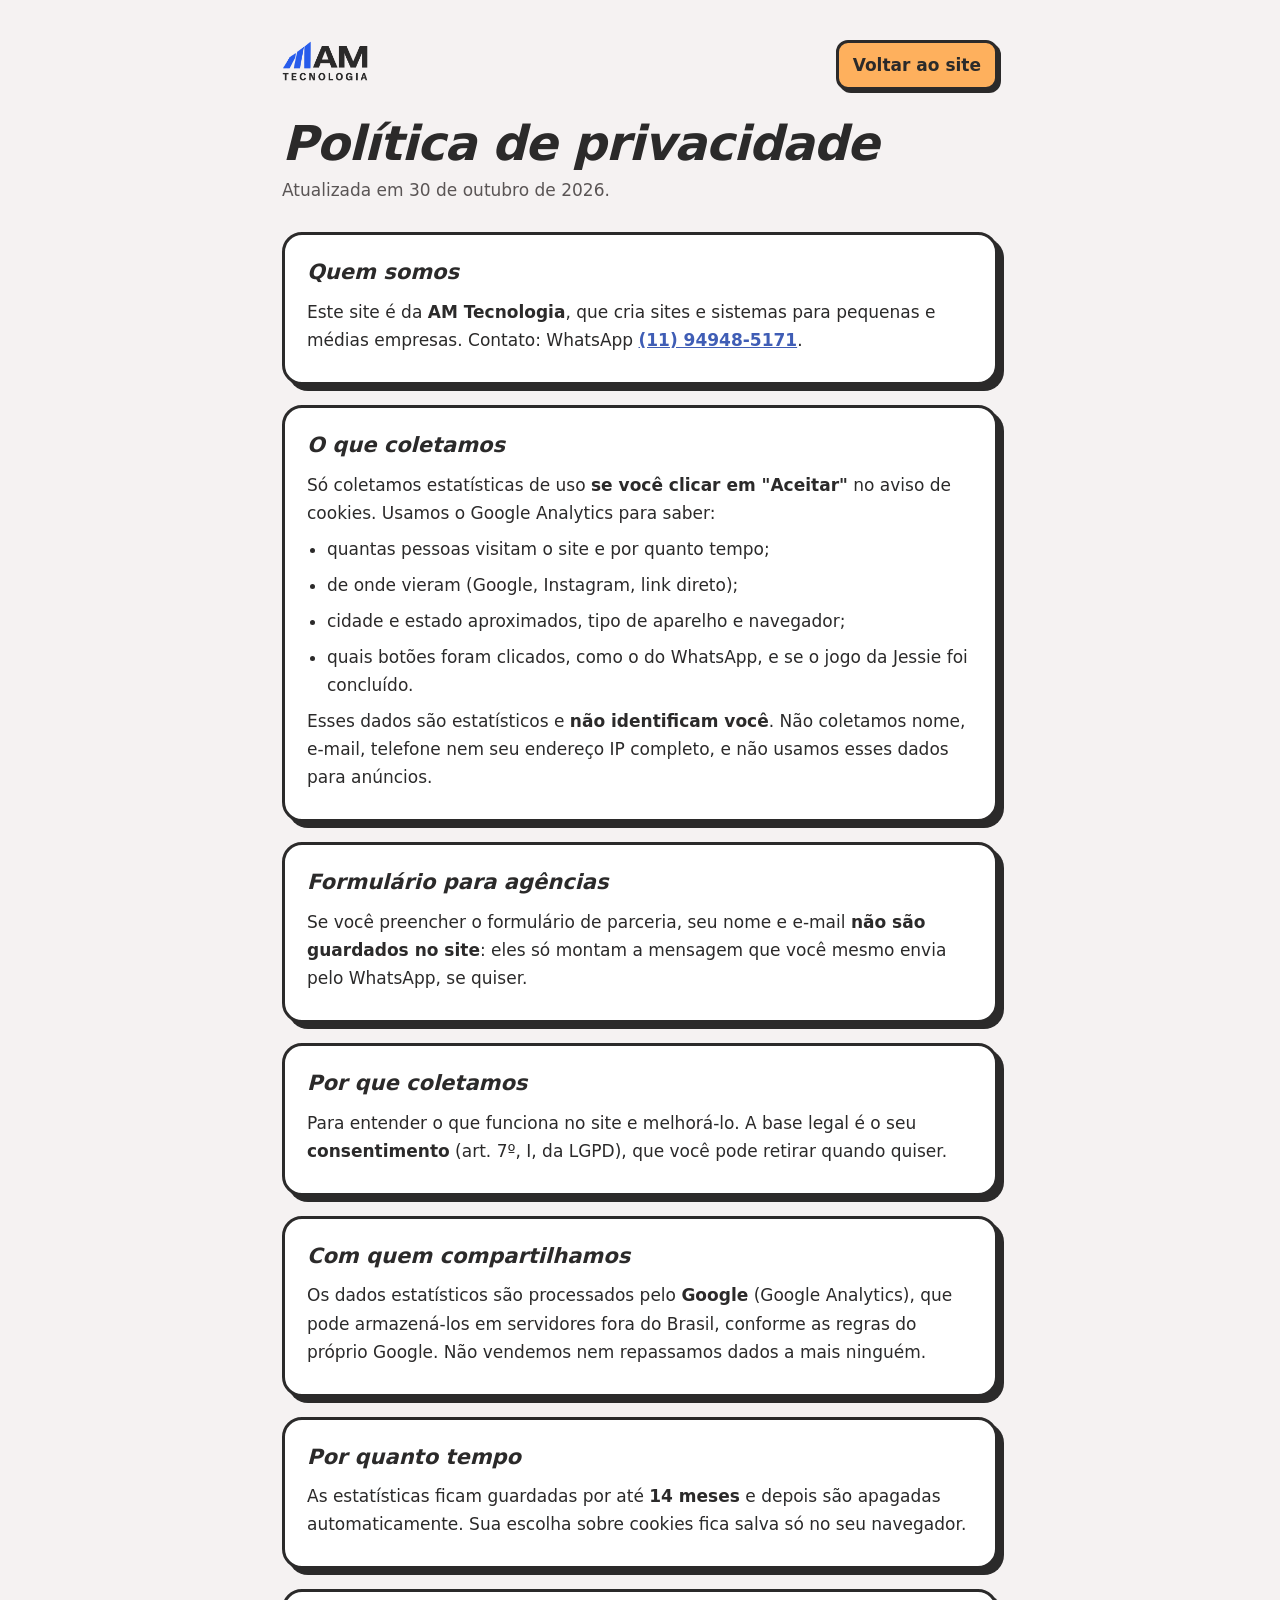
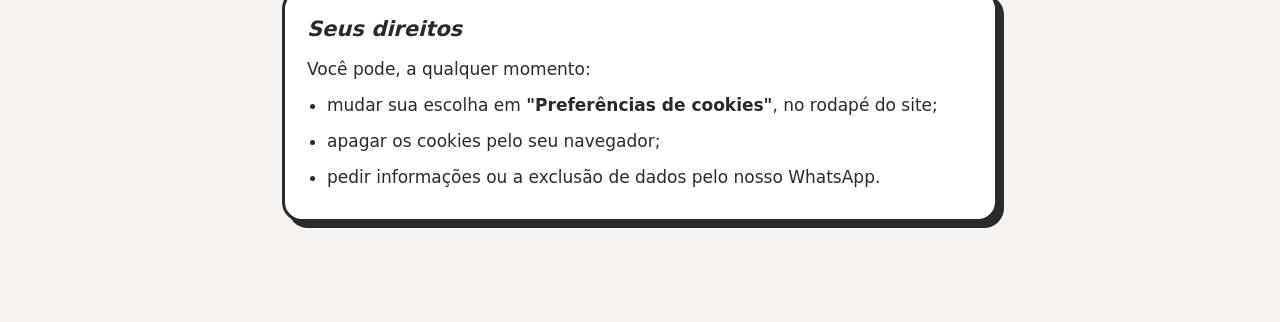
<file: privacidade.html>
<!DOCTYPE html>
<html lang="pt-BR">
<head>
<meta charset="utf-8">
<meta http-equiv="Content-Security-Policy" content="default-src 'self'; style-src 'self' 'unsafe-inline' https://fonts.googleapis.com; font-src https://fonts.gstatic.com; img-src 'self'; object-src 'none'; base-uri 'self'; form-action 'none'">
<meta name="referrer" content="strict-origin-when-cross-origin">
<meta name="viewport" content="width=device-width, initial-scale=1">
<link rel="canonical" href="https://amtecnologia-qptc.vercel.app/privacidade.html">
<title>Política de privacidade · AM Tecnologia</title>
<link rel="icon" type="image/png" href="assets/img/favicon.png">
<link href="https://fonts.googleapis.com/css2?family=Rubik:ital,wght@0,400;0,600;0,700;1,800;1,900&display=swap" rel="stylesheet">
<style>
*{box-sizing:border-box}
body{margin:0;background:#F5F2F2;color:#2B2A2A;font:400 17px/1.65 Rubik,system-ui,sans-serif}
main{max-width:760px;margin:0 auto;padding:40px 22px 80px}
.top{display:flex;justify-content:space-between;align-items:center;gap:16px;margin-bottom:28px}
.top img{height:40px}
.back{color:#2B2A2A;font-weight:700;text-decoration:none;border:3px solid #2B2A2A;border-radius:12px;padding:8px 14px;background:#FEB05D;box-shadow:3px 3px 0 #2B2A2A}
h1{font-style:italic;font-weight:900;font-size:clamp(32px,6vw,48px);line-height:1.05;letter-spacing:-.02em;margin:0 0 8px}
.upd{color:#5a5555;margin:0 0 28px}
section{background:#fff;border:3px solid #2B2A2A;border-radius:20px;box-shadow:6px 6px 0 #2B2A2A;padding:20px 22px;margin-bottom:20px}
h2{font-style:italic;font-weight:800;font-size:21px;margin:0 0 8px}
p,li{margin:0 0 8px}
ul{padding-left:20px;margin:0}
a{color:#3F5DB5;font-weight:600}
::selection{background:#FEB05D}
</style>
</head>
<body>
<main>
  <div class="top"><a href="index.html"><img src="assets/img/logo-escura.png" alt="AM Tecnologia"></a><a class="back" href="index.html">Voltar ao site</a></div>
  <h1>Política de privacidade</h1>
  <p class="upd">Atualizada em 30 de outubro de 2026.</p>

  <section>
    <h2>Quem somos</h2>
    <p>Este site é da <b>AM Tecnologia</b>, que cria sites e sistemas para pequenas e médias empresas. Contato: WhatsApp <a href="https://wa.me/5511949485171" rel="noopener noreferrer" target="_blank">(11) 94948-5171</a>.</p>
  </section>

  <section>
    <h2>O que coletamos</h2>
    <p>Só coletamos estatísticas de uso <b>se você clicar em "Aceitar"</b> no aviso de cookies. Usamos o Google Analytics para saber:</p>
    <ul>
      <li>quantas pessoas visitam o site e por quanto tempo;</li>
      <li>de onde vieram (Google, Instagram, link direto);</li>
      <li>cidade e estado aproximados, tipo de aparelho e navegador;</li>
      <li>quais botões foram clicados, como o do WhatsApp, e se o jogo da Jessie foi concluído.</li>
    </ul>
    <p>Esses dados são estatísticos e <b>não identificam você</b>. Não coletamos nome, e-mail, telefone nem seu endereço IP completo, e não usamos esses dados para anúncios.</p>
  </section>

  <section>
    <h2>Formulário para agências</h2>
    <p>Se você preencher o formulário de parceria, seu nome e e-mail <b>não são guardados no site</b>: eles só montam a mensagem que você mesmo envia pelo WhatsApp, se quiser.</p>
  </section>

  <section>
    <h2>Por que coletamos</h2>
    <p>Para entender o que funciona no site e melhorá-lo. A base legal é o seu <b>consentimento</b> (art. 7º, I, da LGPD), que você pode retirar quando quiser.</p>
  </section>

  <section>
    <h2>Com quem compartilhamos</h2>
    <p>Os dados estatísticos são processados pelo <b>Google</b> (Google Analytics), que pode armazená-los em servidores fora do Brasil, conforme as regras do próprio Google. Não vendemos nem repassamos dados a mais ninguém.</p>
  </section>

  <section>
    <h2>Por quanto tempo</h2>
    <p>As estatísticas ficam guardadas por até <b>14 meses</b> e depois são apagadas automaticamente. Sua escolha sobre cookies fica salva só no seu navegador.</p>
  </section>

  <section>
    <h2>Seus direitos</h2>
    <p>Você pode, a qualquer momento:</p>
    <ul>
      <li>mudar sua escolha em <b>"Preferências de cookies"</b>, no rodapé do site;</li>
      <li>apagar os cookies pelo seu navegador;</li>
      <li>pedir informações ou a exclusão de dados pelo nosso WhatsApp.</li>
    </ul>
  </section>
</main>
</body>
</html>
</file>
